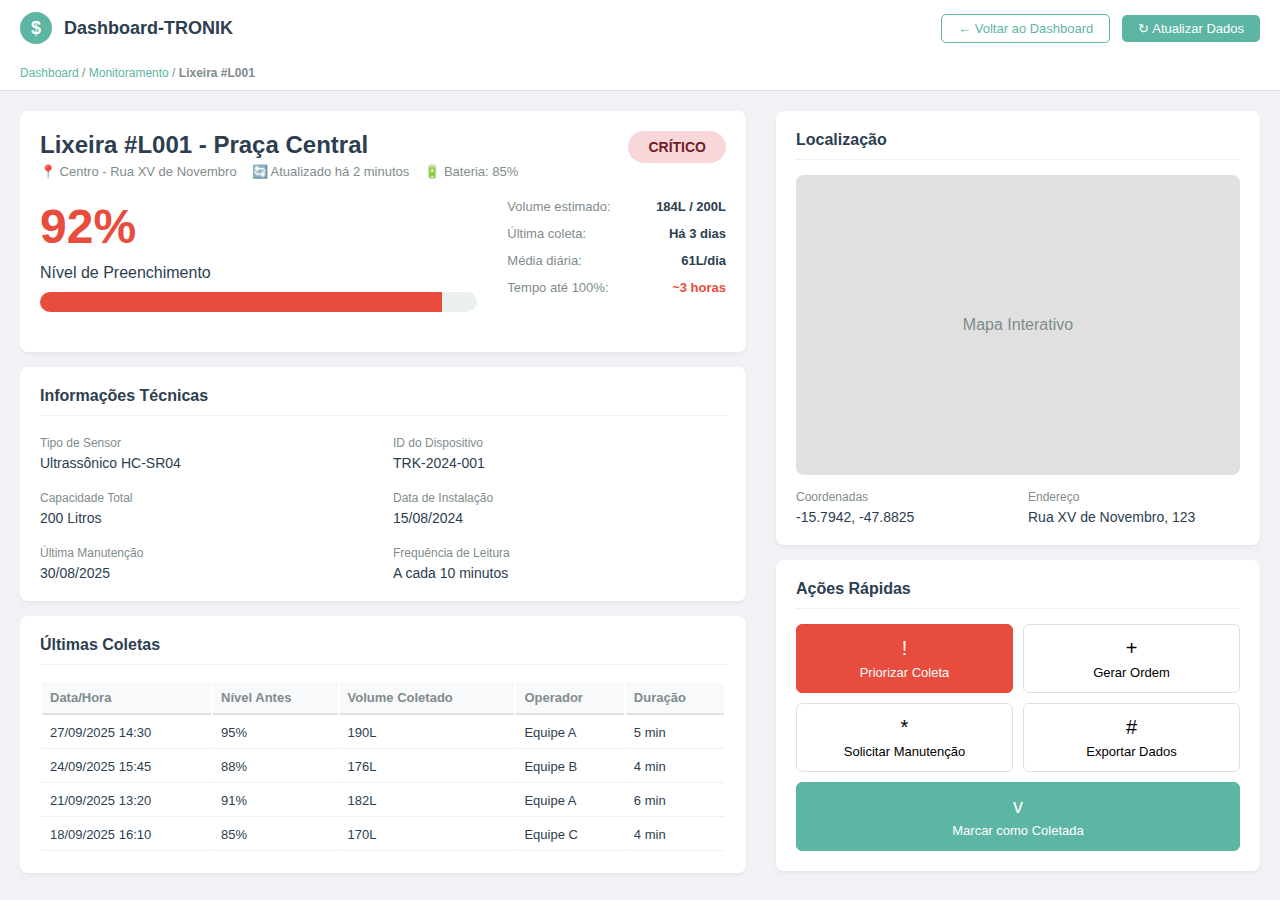
<file: teste/mockup-detalhes.html>
<!DOCTYPE html>
<html lang="pt-BR">
<head>
    <meta charset="UTF-8">
    <meta name="viewport" content="width=device-width, initial-scale=1.0">
    <title>Dashboard-TRONIK - Detalhe Lixeira #L001</title>
    <style>
        * {
            margin: 0;
            padding: 0;
            box-sizing: border-box;
        }
        
        body {
            font-family: -apple-system, BlinkMacSystemFont, 'Segoe UI', Roboto, Oxygen, Ubuntu, sans-serif;
            background: #f0f2f5;
            color: #2C3E50;
            height: 100vh;
            overflow: hidden;
            display: flex;
            flex-direction: column;
        }
        
        /* Header */
        .header {
            background: white;
            box-shadow: 0 2px 4px rgba(0,0,0,0.1);
            padding: 12px 20px;
            flex-shrink: 0;
        }
        
        .header-content {
            display: flex;
            justify-content: space-between;
            align-items: center;
            max-width: 100%;
        }
        
        .logo-section {
            display: flex;
            align-items: center;
            gap: 12px;
        }
        
        .logo {
            width: 32px;
            height: 32px;
            background: #5DB5A4;
            border-radius: 50%;
            display: flex;
            align-items: center;
            justify-content: center;
            color: white;
            font-size: 18px;
            font-weight: bold;
        }
        
        .logo::before {
            content: "$";
        }
        
        .logo-text {
            font-size: 18px;
            font-weight: 600;
            color: #2C3E50;
        }
        
        .header-actions {
            display: flex;
            gap: 12px;
            align-items: center;
        }
        
        .btn-voltar {
            padding: 6px 16px;
            background: white;
            color: #5DB5A4;
            border: 1px solid #5DB5A4;
            border-radius: 5px;
            cursor: pointer;
            font-weight: 500;
            font-size: 13px;
            display: flex;
            align-items: center;
            gap: 6px;
        }
        
        .btn-voltar:hover {
            background: #f0faf8;
        }
        
        .btn-primary {
            padding: 6px 16px;
            background: #5DB5A4;
            color: white;
            border: none;
            border-radius: 5px;
            cursor: pointer;
            font-weight: 500;
            font-size: 13px;
        }
        
        .btn-primary:hover {
            background: #4A9B8E;
        }
        
        /* Breadcrumb */
        .breadcrumb {
            padding: 10px 20px;
            background: white;
            border-bottom: 1px solid #e0e0e0;
            font-size: 12px;
            color: #7f8c8d;
        }
        
        .breadcrumb a {
            color: #5DB5A4;
            text-decoration: none;
        }
        
        .breadcrumb a:hover {
            text-decoration: underline;
        }
        
        /* Main Container */
        .main-container {
            display: flex;
            flex: 1;
            overflow: hidden;
            gap: 20px;
            padding: 20px;
            height: calc(100vh - 100px);
        }
        
        /* Left Panel - Details */
        .left-panel {
            flex: 1.5;
            display: flex;
            flex-direction: column;
            gap: 15px;
            overflow-y: auto;
            padding-right: 10px;
        }
        
        /* Right Panel - Map/Actions */
        .right-panel {
            flex: 1;
            display: flex;
            flex-direction: column;
            gap: 15px;
        }
        
        /* Card Base */
        .card {
            background: white;
            border-radius: 8px;
            box-shadow: 0 2px 4px rgba(0,0,0,0.05);
            padding: 20px;
        }
        
        .card-header {
            font-size: 16px;
            font-weight: 600;
            color: #2C3E50;
            margin-bottom: 15px;
            padding-bottom: 10px;
            border-bottom: 1px solid #f0f0f0;
        }
        
        /* Status Card */
        .status-header {
            display: flex;
            justify-content: space-between;
            align-items: start;
            margin-bottom: 20px;
        }
        
        .lixeira-info h1 {
            font-size: 24px;
            color: #2C3E50;
            margin-bottom: 5px;
        }
        
        .lixeira-meta {
            display: flex;
            gap: 15px;
            font-size: 13px;
            color: #7f8c8d;
        }
        
        .status-badge-large {
            padding: 8px 20px;
            border-radius: 20px;
            font-size: 14px;
            font-weight: 600;
            text-transform: uppercase;
        }
        
        .status-critical {
            background: #f8d7da;
            color: #721c24;
        }
        
        /* Level Display */
        .level-display {
            display: grid;
            grid-template-columns: 2fr 1fr;
            gap: 30px;
            margin: 20px 0;
        }
        
        .level-visual {
            display: flex;
            flex-direction: column;
            gap: 10px;
        }
        
        .level-percentage-large {
            font-size: 48px;
            font-weight: 700;
            color: #e74c3c;
        }
        
        .level-bar-container {
            width: 100%;
            height: 20px;
            background: #ecf0f1;
            border-radius: 10px;
            overflow: hidden;
        }
        
        .level-fill-large {
            height: 100%;
            background: #e74c3c;
            transition: width 0.3s;
        }
        
        .level-stats {
            display: flex;
            flex-direction: column;
            gap: 12px;
        }
        
        .stat-row {
            display: flex;
            justify-content: space-between;
            font-size: 13px;
        }
        
        .stat-label {
            color: #7f8c8d;
        }
        
        .stat-value {
            font-weight: 600;
            color: #2C3E50;
        }
        
        /* Info Grid */
        .info-grid {
            display: grid;
            grid-template-columns: repeat(2, 1fr);
            gap: 20px;
            margin-top: 20px;
        }
        
        .info-item {
            display: flex;
            flex-direction: column;
            gap: 5px;
        }
        
        .info-label {
            font-size: 12px;
            color: #7f8c8d;
        }
        
        .info-value {
            font-size: 14px;
            font-weight: 500;
            color: #2C3E50;
        }
        
        /* Graph Placeholder */
        .graph-container {
            height: 200px;
            background: linear-gradient(135deg, #5DB5A4 0%, #4A9B8E 100%);
            border-radius: 8px;
            display: flex;
            align-items: center;
            justify-content: center;
            color: white;
            font-size: 16px;
            margin-top: 15px;
        }
        
        /* Map Placeholder */
        .map-container {
            flex: 1;
            background: #e0e0e0;
            border-radius: 8px;
            display: flex;
            align-items: center;
            justify-content: center;
            color: #7f8c8d;
            font-size: 16px;
            min-height: 300px;
        }
        
        /* Actions */
        .actions-grid {
            display: grid;
            grid-template-columns: repeat(2, 1fr);
            gap: 10px;
        }
        
        .action-btn {
            padding: 12px;
            border: 1px solid #e0e0e0;
            background: white;
            border-radius: 6px;
            cursor: pointer;
            transition: all 0.2s;
            text-align: center;
        }
        
        .action-btn:hover {
            background: #f8f9fa;
            transform: translateY(-1px);
        }
        
        .action-btn.primary {
            background: #5DB5A4;
            color: white;
            border-color: #5DB5A4;
        }
        
        .action-btn.primary:hover {
            background: #4A9B8E;
        }
        
        .action-btn.danger {
            background: #e74c3c;
            color: white;
            border-color: #e74c3c;
        }
        
        .action-btn.danger:hover {
            background: #c0392b;
        }
        
        .action-icon {
            font-size: 20px;
            margin-bottom: 5px;
        }
        
        .action-label {
            font-size: 13px;
            font-weight: 500;
        }
        
        /* History Table */
        .history-table {
            width: 100%;
            font-size: 13px;
        }
        
        .history-table th {
            text-align: left;
            padding: 8px;
            background: #f8f9fa;
            border-bottom: 2px solid #e0e0e0;
            font-weight: 600;
            color: #7f8c8d;
        }
        
        .history-table td {
            padding: 8px;
            border-bottom: 1px solid #f0f0f0;
        }
        
        .history-table tr:hover {
            background: #f8f9fa;
        }
    </style>
</head>
<body>
    <!-- Header -->
    <header class="header">
        <div class="header-content">
            <div class="logo-section">
                <div class="logo"></div>
                <h1 class="logo-text">Dashboard-TRONIK</h1>
            </div>
            <div class="header-actions">
                <button class="btn-voltar">
                    ← Voltar ao Dashboard
                </button>
                <button class="btn-primary">
                    ↻ Atualizar Dados
                </button>
            </div>
        </div>
    </header>

    <!-- Breadcrumb -->
    <div class="breadcrumb">
        <a href="#">Dashboard</a> / <a href="#">Monitoramento</a> / <strong>Lixeira #L001</strong>
    </div>

    <!-- Main Container -->
    <div class="main-container">
        <!-- Left Panel -->
        <div class="left-panel">
            <!-- Status Card -->
            <div class="card">
                <div class="status-header">
                    <div class="lixeira-info">
                        <h1>Lixeira #L001 - Praça Central</h1>
                        <div class="lixeira-meta">
                            <span>📍 Centro - Rua XV de Novembro</span>
                            <span>🔄 Atualizado há 2 minutos</span>
                            <span>🔋 Bateria: 85%</span>
                        </div>
                    </div>
                    <span class="status-badge-large status-critical">CRÍTICO</span>
                </div>

                <div class="level-display">
                    <div class="level-visual">
                        <div class="level-percentage-large">92%</div>
                        <div>Nível de Preenchimento</div>
                        <div class="level-bar-container">
                            <div class="level-fill-large" style="width: 92%"></div>
                        </div>
                    </div>
                    <div class="level-stats">
                        <div class="stat-row">
                            <span class="stat-label">Volume estimado:</span>
                            <span class="stat-value">184L / 200L</span>
                        </div>
                        <div class="stat-row">
                            <span class="stat-label">Última coleta:</span>
                            <span class="stat-value">Há 3 dias</span>
                        </div>
                        <div class="stat-row">
                            <span class="stat-label">Média diária:</span>
                            <span class="stat-value">61L/dia</span>
                        </div>
                        <div class="stat-row">
                            <span class="stat-label">Tempo até 100%:</span>
                            <span class="stat-value" style="color: #e74c3c;">~3 horas</span>
                        </div>
                    </div>
                </div>
            </div>

            <!-- Informações Técnicas -->
            <div class="card">
                <h3 class="card-header">Informações Técnicas</h3>
                <div class="info-grid">
                    <div class="info-item">
                        <span class="info-label">Tipo de Sensor</span>
                        <span class="info-value">Ultrassônico HC-SR04</span>
                    </div>
                    <div class="info-item">
                        <span class="info-label">ID do Dispositivo</span>
                        <span class="info-value">TRK-2024-001</span>
                    </div>
                    <div class="info-item">
                        <span class="info-label">Capacidade Total</span>
                        <span class="info-value">200 Litros</span>
                    </div>
                    <div class="info-item">
                        <span class="info-label">Data de Instalação</span>
                        <span class="info-value">15/08/2024</span>
                    </div>
                    <div class="info-item">
                        <span class="info-label">Última Manutenção</span>
                        <span class="info-value">30/08/2025</span>
                    </div>
                    <div class="info-item">
                        <span class="info-label">Frequência de Leitura</span>
                        <span class="info-value">A cada 10 minutos</span>
                    </div>
                </div>
            </div>

            <!-- Histórico de Coletas -->
            <div class="card">
                <h3 class="card-header">Últimas Coletas</h3>
                <table class="history-table">
                    <thead>
                        <tr>
                            <th>Data/Hora</th>
                            <th>Nível Antes</th>
                            <th>Volume Coletado</th>
                            <th>Operador</th>
                            <th>Duração</th>
                        </tr>
                    </thead>
                    <tbody>
                        <tr>
                            <td>27/09/2025 14:30</td>
                            <td>95%</td>
                            <td>190L</td>
                            <td>Equipe A</td>
                            <td>5 min</td>
                        </tr>
                        <tr>
                            <td>24/09/2025 15:45</td>
                            <td>88%</td>
                            <td>176L</td>
                            <td>Equipe B</td>
                            <td>4 min</td>
                        </tr>
                        <tr>
                            <td>21/09/2025 13:20</td>
                            <td>91%</td>
                            <td>182L</td>
                            <td>Equipe A</td>
                            <td>6 min</td>
                        </tr>
                        <tr>
                            <td>18/09/2025 16:10</td>
                            <td>85%</td>
                            <td>170L</td>
                            <td>Equipe C</td>
                            <td>4 min</td>
                        </tr>
                    </tbody>
                </table>
            </div>
        </div>

        <!-- Right Panel -->
        <div class="right-panel">
            <!-- Localização -->
            <div class="card">
                <h3 class="card-header">Localização</h3>
                <div class="map-container">
                    Mapa Interativo
                </div>
                <div class="info-grid" style="margin-top: 15px;">
                    <div class="info-item">
                        <span class="info-label">Coordenadas</span>
                        <span class="info-value">-15.7942, -47.8825</span>
                    </div>
                    <div class="info-item">
                        <span class="info-label">Endereço</span>
                        <span class="info-value">Rua XV de Novembro, 123</span>
                    </div>
                </div>
            </div>

            <!-- Ações Rápidas -->
            <div class="card">
                <h3 class="card-header">Ações Rápidas</h3>
                <div class="actions-grid">
                    <button class="action-btn danger">
                        <div class="action-icon">!</div>
                        <div class="action-label">Priorizar Coleta</div>
                    </button>
                    <button class="action-btn">
                        <div class="action-icon">+</div>
                        <div class="action-label">Gerar Ordem</div>
                    </button>
                    <button class="action-btn">
                        <div class="action-icon">*</div>
                        <div class="action-label">Solicitar Manutenção</div>
                    </button>
                    <button class="action-btn">
                        <div class="action-icon">#</div>
                        <div class="action-label">Exportar Dados</div>
                    </button>
                    <button class="action-btn primary" style="grid-column: span 2;">
                        <div class="action-icon">v</div>
                        <div class="action-label">Marcar como Coletada</div>
                    </button>
                </div>
            </div>

            
            </div>
        </div>
    </div>
</body>
</html>
</file>
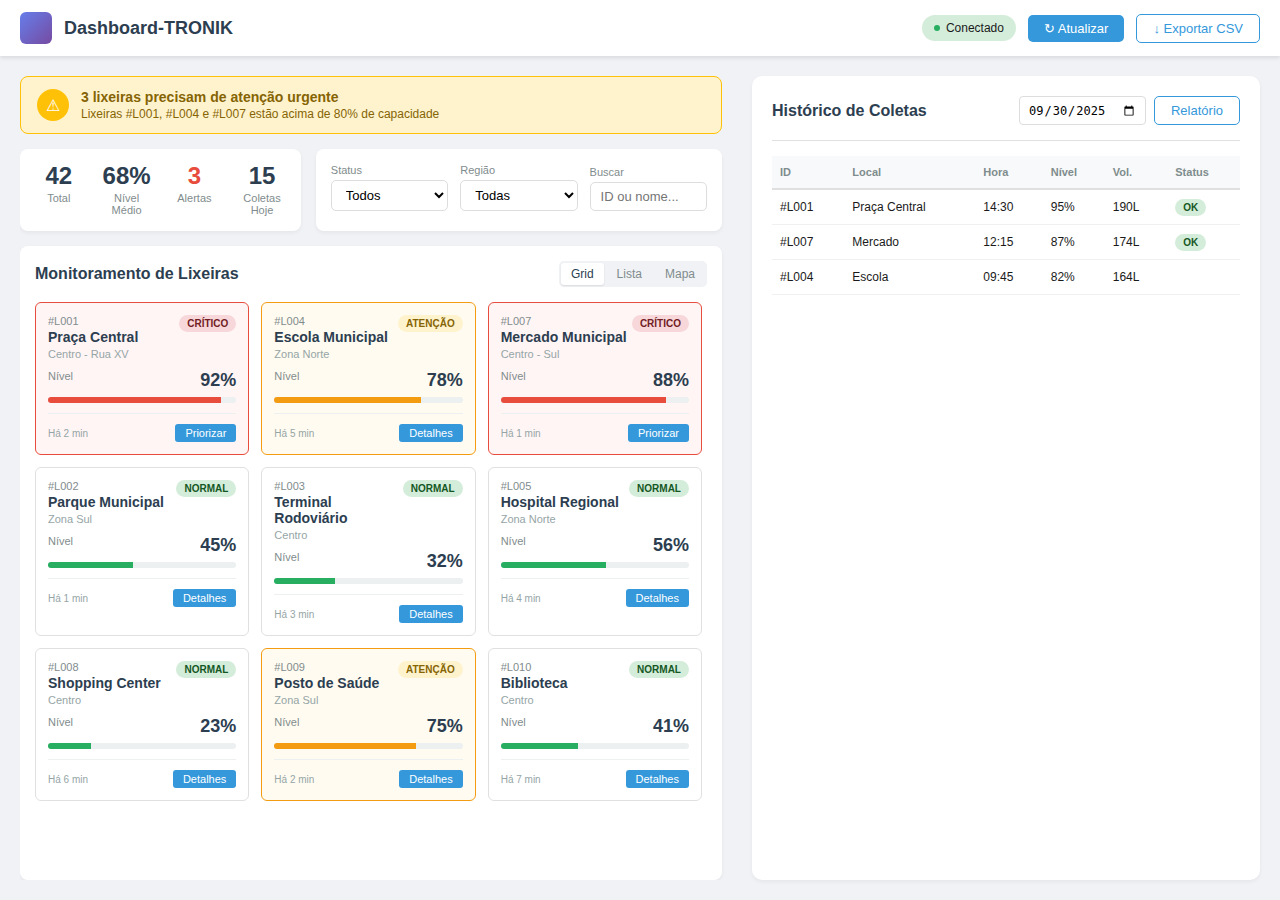
<file: teste/mockup-main.html>
<!DOCTYPE html>
<html lang="pt-BR">
<head>
    <meta charset="UTF-8">
    <meta name="viewport" content="width=device-width, initial-scale=1.0">
    <title>Dashboard-TRONIK - Layout Horizontal</title>
    <style>
        * {
            margin: 0;
            padding: 0;
            box-sizing: border-box;
        }
        
        body {
            font-family: -apple-system, BlinkMacSystemFont, 'Segoe UI', Roboto, Oxygen, Ubuntu, sans-serif;
            background: #f0f2f5;
            color: #1a1a1a;
            height: 100vh;
            overflow: hidden;
            display: flex;
            flex-direction: column;
        }
        
        /* Header */
        .header {
            background: white;
            box-shadow: 0 2px 4px rgba(0,0,0,0.1);
            padding: 12px 20px;
            flex-shrink: 0;
        }
        
        .header-content {
            display: flex;
            justify-content: space-between;
            align-items: center;
            max-width: 100%;
        }
        
        .logo-section {
            display: flex;
            align-items: center;
            gap: 12px;
        }
        
        .logo {
            width: 32px;
            height: 32px;
            background: linear-gradient(135deg, #667eea 0%, #764ba2 100%);
            border-radius: 6px;
        }
        
        .logo-text {
            font-size: 18px;
            font-weight: 600;
            color: #2c3e50;
        }
        
        .header-actions {
            display: flex;
            gap: 12px;
            align-items: center;
        }
        
        .btn-atualizar {
            padding: 6px 16px;
            background: #3498db;
            color: white;
            border: none;
            border-radius: 5px;
            cursor: pointer;
            font-weight: 500;
            font-size: 13px;
            display: flex;
            align-items: center;
            gap: 6px;
        }
        
        .btn-atualizar:hover {
            background: #2980b9;
        }
        
        .btn-exportar {
            padding: 6px 16px;
            background: white;
            color: #3498db;
            border: 1px solid #3498db;
            border-radius: 5px;
            cursor: pointer;
            font-weight: 500;
            font-size: 13px;
        }
        
        .btn-exportar:hover {
            background: #f0f8ff;
        }
        
        .status-indicator {
            display: flex;
            align-items: center;
            gap: 6px;
            padding: 6px 12px;
            background: #d4edda;
            border-radius: 20px;
            font-size: 12px;
        }
        
        .status-dot {
            width: 6px;
            height: 6px;
            background: #27ae60;
            border-radius: 50%;
            animation: pulse 2s infinite;
        }
        
        @keyframes pulse {
            0%, 100% { opacity: 1; }
            50% { opacity: 0.5; }
        }
        
        /* Main Layout */
        .main-container {
            display: flex;
            flex: 1;
            overflow: hidden;
            gap: 20px;
            padding: 20px;
            height: calc(100vh - 56px);
        }
        
        /* Left Side - Dashboard */
        .left-panel {
            flex: 1.5;
            display: flex;
            flex-direction: column;
            gap: 15px;
            overflow-y: auto;
            padding-right: 10px;
        }
        
        /* Right Side - History */
        .right-panel {
            flex: 1;
            background: white;
            border-radius: 10px;
            box-shadow: 0 2px 4px rgba(0,0,0,0.05);
            padding: 20px;
            overflow-y: auto;
        }
        
        /* Alerts Bar */
        .alerts-bar {
            background: #fff3cd;
            border: 1px solid #ffc107;
            border-radius: 8px;
            padding: 12px 16px;
            display: flex;
            align-items: center;
            gap: 12px;
            flex-shrink: 0;
        }
        
        .alert-icon {
            width: 32px;
            height: 32px;
            background: #ffc107;
            border-radius: 50%;
            display: flex;
            align-items: center;
            justify-content: center;
            color: white;
            font-size: 16px;
            flex-shrink: 0;
        }
        
        .alert-content {
            flex: 1;
        }
        
        .alert-title {
            font-weight: 600;
            color: #856404;
            font-size: 14px;
            margin-bottom: 2px;
        }
        
        .alert-message {
            font-size: 12px;
            color: #856404;
        }
        
        /* Stats and Filters Row */
        .controls-row {
            display: flex;
            gap: 15px;
            flex-shrink: 0;
        }
        
        .stats-card {
            background: white;
            padding: 15px;
            border-radius: 8px;
            box-shadow: 0 2px 4px rgba(0,0,0,0.05);
            flex: 1;
        }
        
        .stats-grid {
            display: grid;
            grid-template-columns: repeat(4, 1fr);
            gap: 20px;
        }
        
        .stat-item {
            text-align: center;
        }
        
        .stat-value {
            font-size: 24px;
            font-weight: 700;
            color: #2c3e50;
            line-height: 1;
        }
        
        .stat-value.alert {
            color: #e74c3c;
        }
        
        .stat-label {
            font-size: 11px;
            color: #7f8c8d;
            margin-top: 4px;
        }
        
        .filters-card {
            background: white;
            padding: 15px;
            border-radius: 8px;
            box-shadow: 0 2px 4px rgba(0,0,0,0.05);
            flex: 1.5;
        }
        
        .filters-row {
            display: flex;
            gap: 12px;
            align-items: flex-end;
        }
        
        .filter-group {
            flex: 1;
        }
        
        .filter-label {
            font-size: 11px;
            color: #7f8c8d;
            margin-bottom: 4px;
        }
        
        .filter-select, .filter-input {
            width: 100%;
            padding: 6px 10px;
            border: 1px solid #ddd;
            border-radius: 5px;
            background: white;
            font-size: 13px;
        }
        
        /* Bins Grid */
        .bins-section {
            background: white;
            padding: 15px;
            border-radius: 8px;
            box-shadow: 0 2px 4px rgba(0,0,0,0.05);
            flex: 1;
            overflow: hidden;
            display: flex;
            flex-direction: column;
        }
        
        .bins-header {
            display: flex;
            justify-content: space-between;
            align-items: center;
            margin-bottom: 15px;
        }
        
        .bins-title {
            font-size: 16px;
            font-weight: 600;
            color: #2c3e50;
        }
        
        .view-toggle {
            display: flex;
            gap: 3px;
            background: #f0f2f5;
            padding: 2px;
            border-radius: 5px;
        }
        
        .view-btn {
            padding: 4px 10px;
            background: transparent;
            border: none;
            border-radius: 3px;
            cursor: pointer;
            font-size: 12px;
            color: #7f8c8d;
        }
        
        .view-btn.active {
            background: white;
            color: #2c3e50;
            box-shadow: 0 1px 2px rgba(0,0,0,0.1);
        }
        
        .bins-grid {
            display: grid;
            grid-template-columns: repeat(3, 1fr);
            gap: 12px;
            overflow-y: auto;
            padding-right: 5px;
        }
        
        .bin-card {
            border: 1px solid #e0e0e0;
            border-radius: 6px;
            padding: 12px;
            transition: all 0.3s;
            cursor: pointer;
            position: relative;
        }
        
        .bin-card:hover {
            transform: translateY(-2px);
            box-shadow: 0 4px 8px rgba(0,0,0,0.1);
        }
        
        .bin-card.alert {
            border-color: #e74c3c;
            background: #fff5f5;
        }
        
        .bin-card.warning {
            border-color: #f39c12;
            background: #fffbf0;
        }
        
        .bin-header {
            display: flex;
            justify-content: space-between;
            align-items: start;
            margin-bottom: 10px;
        }
        
        .bin-info {
            flex: 1;
        }
        
        .bin-id {
            font-size: 11px;
            color: #7f8c8d;
        }
        
        .bin-name {
            font-size: 14px;
            font-weight: 600;
            color: #2c3e50;
            margin-top: 2px;
        }
        
        .bin-location {
            font-size: 11px;
            color: #95a5a6;
            margin-top: 3px;
        }
        
        .bin-status-badge {
            padding: 3px 8px;
            border-radius: 12px;
            font-size: 10px;
            font-weight: 600;
            text-transform: uppercase;
        }
        
        .status-ok {
            background: #d4edda;
            color: #155724;
        }
        
        .status-warning {
            background: #fff3cd;
            color: #856404;
        }
        
        .status-alert {
            background: #f8d7da;
            color: #721c24;
        }
        
        .bin-level {
            margin: 10px 0;
        }
        
        .level-label {
            display: flex;
            justify-content: space-between;
            font-size: 11px;
            color: #7f8c8d;
            margin-bottom: 6px;
        }
        
        .level-percentage {
            font-size: 18px;
            font-weight: 700;
            color: #2c3e50;
        }
        
        .level-bar {
            width: 100%;
            height: 6px;
            background: #ecf0f1;
            border-radius: 3px;
            overflow: hidden;
        }
        
        .level-fill {
            height: 100%;
            background: #27ae60;
            transition: width 0.3s, background 0.3s;
        }
        
        .level-fill.warning {
            background: #f39c12;
        }
        
        .level-fill.alert {
            background: #e74c3c;
        }
        
        .bin-footer {
            display: flex;
            justify-content: space-between;
            align-items: center;
            margin-top: 10px;
            padding-top: 10px;
            border-top: 1px solid #ecf0f1;
        }
        
        .bin-update {
            font-size: 10px;
            color: #95a5a6;
        }
        
        .bin-action {
            padding: 3px 10px;
            background: #3498db;
            color: white;
            border: none;
            border-radius: 3px;
            font-size: 11px;
            cursor: pointer;
        }
        
        .bin-action:hover {
            background: #2980b9;
        }
        
        /* History Table */
        .history-header {
            display: flex;
            justify-content: space-between;
            align-items: center;
            margin-bottom: 15px;
            padding-bottom: 15px;
            border-bottom: 1px solid #e0e0e0;
        }
        
        .history-title {
            font-size: 16px;
            font-weight: 600;
            color: #2c3e50;
        }
        
        .history-filter {
            display: flex;
            gap: 8px;
        }
        
        .date-input {
            padding: 4px 8px;
            border: 1px solid #ddd;
            border-radius: 4px;
            font-size: 12px;
        }
        
        table {
            width: 100%;
            border-collapse: collapse;
        }
        
        th {
            text-align: left;
            padding: 10px 8px;
            background: #f8f9fa;
            border-bottom: 2px solid #e0e0e0;
            font-size: 11px;
            font-weight: 600;
            color: #7f8c8d;
        }
        
        td {
            padding: 10px 8px;
            border-bottom: 1px solid #f0f0f0;
            font-size: 12px;
        }
        
        tr:hover {
            background: #f8f9fa;
        }
        
        .table-scroll {
            overflow-y: auto;
            max-height: calc(100vh - 250px);
        }
        
        /* Scrollbar personalizada */
        ::-webkit-scrollbar {
            width: 6px;
            height: 6px;
        }
        
        ::-webkit-scrollbar-track {
            background: #f1f1f1;
            border-radius: 3px;
        }
        
        ::-webkit-scrollbar-thumb {
            background: #888;
            border-radius: 3px;
        }
        
        ::-webkit-scrollbar-thumb:hover {
            background: #555;
        }
    </style>
</head>
<body>
    <!-- Header -->
    <header class="header">
        <div class="header-content">
            <div class="logo-section">
                <div class="logo"></div>
                <h1 class="logo-text">Dashboard-TRONIK</h1>
            </div>
            <div class="header-actions">
                <div class="status-indicator">
                    <div class="status-dot"></div>
                    <span>Conectado</span>
                </div>
                <button class="btn-atualizar">
                    ↻ Atualizar
                </button>
                <button class="btn-exportar">
                    ↓ Exportar CSV
                </button>
            </div>
        </div>
    </header>

    <!-- Main Container -->
    <div class="main-container">
        <!-- Left Panel - Dashboard -->
        <div class="left-panel">
            <!-- Alerts -->
            <div class="alerts-bar">
                <div class="alert-icon">⚠</div>
                <div class="alert-content">
                    <div class="alert-title">3 lixeiras precisam de atenção urgente</div>
                    <div class="alert-message">Lixeiras #L001, #L004 e #L007 estão acima de 80% de capacidade</div>
                </div>
            </div>

            <!-- Stats and Filters -->
            <div class="controls-row">
                <!-- Stats -->
                <div class="stats-card">
                    <div class="stats-grid">
                        <div class="stat-item">
                            <div class="stat-value">42</div>
                            <div class="stat-label">Total</div>
                        </div>
                        <div class="stat-item">
                            <div class="stat-value">68%</div>
                            <div class="stat-label">Nível Médio</div>
                        </div>
                        <div class="stat-item">
                            <div class="stat-value alert">3</div>
                            <div class="stat-label">Alertas</div>
                        </div>
                        <div class="stat-item">
                            <div class="stat-value">15</div>
                            <div class="stat-label">Coletas Hoje</div>
                        </div>
                    </div>
                </div>
                
                <!-- Filters -->
                <div class="filters-card">
                    <div class="filters-row">
                        <div class="filter-group">
                            <div class="filter-label">Status</div>
                            <select class="filter-select">
                                <option>Todos</option>
                                <option>Normal</option>
                                <option>Atenção</option>
                                <option>Crítico</option>
                            </select>
                        </div>
                        <div class="filter-group">
                            <div class="filter-label">Região</div>
                            <select class="filter-select">
                                <option>Todas</option>
                                <option>Centro</option>
                                <option>Zona Norte</option>
                                <option>Zona Sul</option>
                            </select>
                        </div>
                        <div class="filter-group">
                            <div class="filter-label">Buscar</div>
                            <input type="text" class="filter-input" placeholder="ID ou nome...">
                        </div>
                    </div>
                </div>
            </div>

            <!-- Bins Grid -->
            <div class="bins-section">
                <div class="bins-header">
                    <h2 class="bins-title">Monitoramento de Lixeiras</h2>
                    <div class="view-toggle">
                        <button class="view-btn active">Grid</button>
                        <button class="view-btn">Lista</button>
                        <button class="view-btn">Mapa</button>
                    </div>
                </div>
                
                <div class="bins-grid">
                    <!-- Lixeira Crítica -->
                    <div class="bin-card alert">
                        <div class="bin-header">
                            <div class="bin-info">
                                <div class="bin-id">#L001</div>
                                <div class="bin-name">Praça Central</div>
                                <div class="bin-location">Centro - Rua XV</div>
                            </div>
                            <span class="bin-status-badge status-alert">Crítico</span>
                        </div>
                        <div class="bin-level">
                            <div class="level-label">
                                <span>Nível</span>
                                <span class="level-percentage">92%</span>
                            </div>
                            <div class="level-bar">
                                <div class="level-fill alert" style="width: 92%"></div>
                            </div>
                        </div>
                        <div class="bin-footer">
                            <span class="bin-update">Há 2 min</span>
                            <button class="bin-action">Priorizar</button>
                        </div>
                    </div>

                    <!-- Lixeira Alerta -->
                    <div class="bin-card warning">
                        <div class="bin-header">
                            <div class="bin-info">
                                <div class="bin-id">#L004</div>
                                <div class="bin-name">Escola Municipal</div>
                                <div class="bin-location">Zona Norte</div>
                            </div>
                            <span class="bin-status-badge status-warning">Atenção</span>
                        </div>
                        <div class="bin-level">
                            <div class="level-label">
                                <span>Nível</span>
                                <span class="level-percentage">78%</span>
                            </div>
                            <div class="level-bar">
                                <div class="level-fill warning" style="width: 78%"></div>
                            </div>
                        </div>
                        <div class="bin-footer">
                            <span class="bin-update">Há 5 min</span>
                            <button class="bin-action">Detalhes</button>
                        </div>
                    </div>

                    <!-- Lixeira Crítica -->
                    <div class="bin-card alert">
                        <div class="bin-header">
                            <div class="bin-info">
                                <div class="bin-id">#L007</div>
                                <div class="bin-name">Mercado Municipal</div>
                                <div class="bin-location">Centro - Sul</div>
                            </div>
                            <span class="bin-status-badge status-alert">Crítico</span>
                        </div>
                        <div class="bin-level">
                            <div class="level-label">
                                <span>Nível</span>
                                <span class="level-percentage">88%</span>
                            </div>
                            <div class="level-bar">
                                <div class="level-fill alert" style="width: 88%"></div>
                            </div>
                        </div>
                        <div class="bin-footer">
                            <span class="bin-update">Há 1 min</span>
                            <button class="bin-action">Priorizar</button>
                        </div>
                    </div>

                    <!-- Lixeiras Normais -->
                    <div class="bin-card">
                        <div class="bin-header">
                            <div class="bin-info">
                                <div class="bin-id">#L002</div>
                                <div class="bin-name">Parque Municipal</div>
                                <div class="bin-location">Zona Sul</div>
                            </div>
                            <span class="bin-status-badge status-ok">Normal</span>
                        </div>
                        <div class="bin-level">
                            <div class="level-label">
                                <span>Nível</span>
                                <span class="level-percentage">45%</span>
                            </div>
                            <div class="level-bar">
                                <div class="level-fill" style="width: 45%"></div>
                            </div>
                        </div>
                        <div class="bin-footer">
                            <span class="bin-update">Há 1 min</span>
                            <button class="bin-action">Detalhes</button>
                        </div>
                    </div>

                    <div class="bin-card">
                        <div class="bin-header">
                            <div class="bin-info">
                                <div class="bin-id">#L003</div>
                                <div class="bin-name">Terminal Rodoviário</div>
                                <div class="bin-location">Centro</div>
                            </div>
                            <span class="bin-status-badge status-ok">Normal</span>
                        </div>
                        <div class="bin-level">
                            <div class="level-label">
                                <span>Nível</span>
                                <span class="level-percentage">32%</span>
                            </div>
                            <div class="level-bar">
                                <div class="level-fill" style="width: 32%"></div>
                            </div>
                        </div>
                        <div class="bin-footer">
                            <span class="bin-update">Há 3 min</span>
                            <button class="bin-action">Detalhes</button>
                        </div>
                    </div>

                    <div class="bin-card">
                        <div class="bin-header">
                            <div class="bin-info">
                                <div class="bin-id">#L005</div>
                                <div class="bin-name">Hospital Regional</div>
                                <div class="bin-location">Zona Norte</div>
                            </div>
                            <span class="bin-status-badge status-ok">Normal</span>
                        </div>
                        <div class="bin-level">
                            <div class="level-label">
                                <span>Nível</span>
                                <span class="level-percentage">56%</span>
                            </div>
                            <div class="level-bar">
                                <div class="level-fill" style="width: 56%"></div>
                            </div>
                        </div>
                        <div class="bin-footer">
                            <span class="bin-update">Há 4 min</span>
                            <button class="bin-action">Detalhes</button>
                        </div>
                    </div>

                    <div class="bin-card">
                        <div class="bin-header">
                            <div class="bin-info">
                                <div class="bin-id">#L008</div>
                                <div class="bin-name">Shopping Center</div>
                                <div class="bin-location">Centro</div>
                            </div>
                            <span class="bin-status-badge status-ok">Normal</span>
                        </div>
                        <div class="bin-level">
                            <div class="level-label">
                                <span>Nível</span>
                                <span class="level-percentage">23%</span>
                            </div>
                            <div class="level-bar">
                                <div class="level-fill" style="width: 23%"></div>
                            </div>
                        </div>
                        <div class="bin-footer">
                            <span class="bin-update">Há 6 min</span>
                            <button class="bin-action">Detalhes</button>
                        </div>
                    </div>

                    <div class="bin-card warning">
                        <div class="bin-header">
                            <div class="bin-info">
                                <div class="bin-id">#L009</div>
                                <div class="bin-name">Posto de Saúde</div>
                                <div class="bin-location">Zona Sul</div>
                            </div>
                            <span class="bin-status-badge status-warning">Atenção</span>
                        </div>
                        <div class="bin-level">
                            <div class="level-label">
                                <span>Nível</span>
                                <span class="level-percentage">75%</span>
                            </div>
                            <div class="level-bar">
                                <div class="level-fill warning" style="width: 75%"></div>
                            </div>
                        </div>
                        <div class="bin-footer">
                            <span class="bin-update">Há 2 min</span>
                            <button class="bin-action">Detalhes</button>
                        </div>
                    </div>

                    <div class="bin-card">
                        <div class="bin-header">
                            <div class="bin-info">
                                <div class="bin-id">#L010</div>
                                <div class="bin-name">Biblioteca</div>
                                <div class="bin-location">Centro</div>
                            </div>
                            <span class="bin-status-badge status-ok">Normal</span>
                        </div>
                        <div class="bin-level">
                            <div class="level-label">
                                <span>Nível</span>
                                <span class="level-percentage">41%</span>
                            </div>
                            <div class="level-bar">
                                <div class="level-fill" style="width: 41%"></div>
                            </div>
                        </div>
                        <div class="bin-footer">
                            <span class="bin-update">Há 7 min</span>
                            <button class="bin-action">Detalhes</button>
                        </div>
                    </div>
                </div>
            </div>
        </div>

        <!-- Right Panel - History -->
        <div class="right-panel">
            <div class="history-header">
                <h2 class="history-title">Histórico de Coletas</h2>
                <div class="history-filter">
                    <input type="date" class="date-input" value="2025-09-30">
                    <button class="btn-exportar">Relatório</button>
                </div>
            </div>
            
            <div class="table-scroll">
                <table>
                    <thead>
                        <tr>
                            <th>ID</th>
                            <th>Local</th>
                            <th>Hora</th>
                            <th>Nível</th>
                            <th>Vol.</th>
                            <th>Status</th>
                        </tr>
                    </thead>
                    <tbody>
                        <tr>
                            <td>#L001</td>
                            <td>Praça Central</td>
                            <td>14:30</td>
                            <td>95%</td>
                            <td>190L</td>
                            <td><span class="bin-status-badge status-ok">OK</span></td>
                        </tr>
                        <tr>
                            <td>#L007</td>
                            <td>Mercado</td>
                            <td>12:15</td>
                            <td>87%</td>
                            <td>174L</td>
                            <td><span class="bin-status-badge status-ok">OK</span></td>
                        </tr>
                        <tr>
                            <td>#L004</td>
                            <td>Escola</td>
                            <td>09:45</td>
                            <td>82%</td>
                            <td>164L</td>
                            <td><span class="bin-status-badge status
</file>
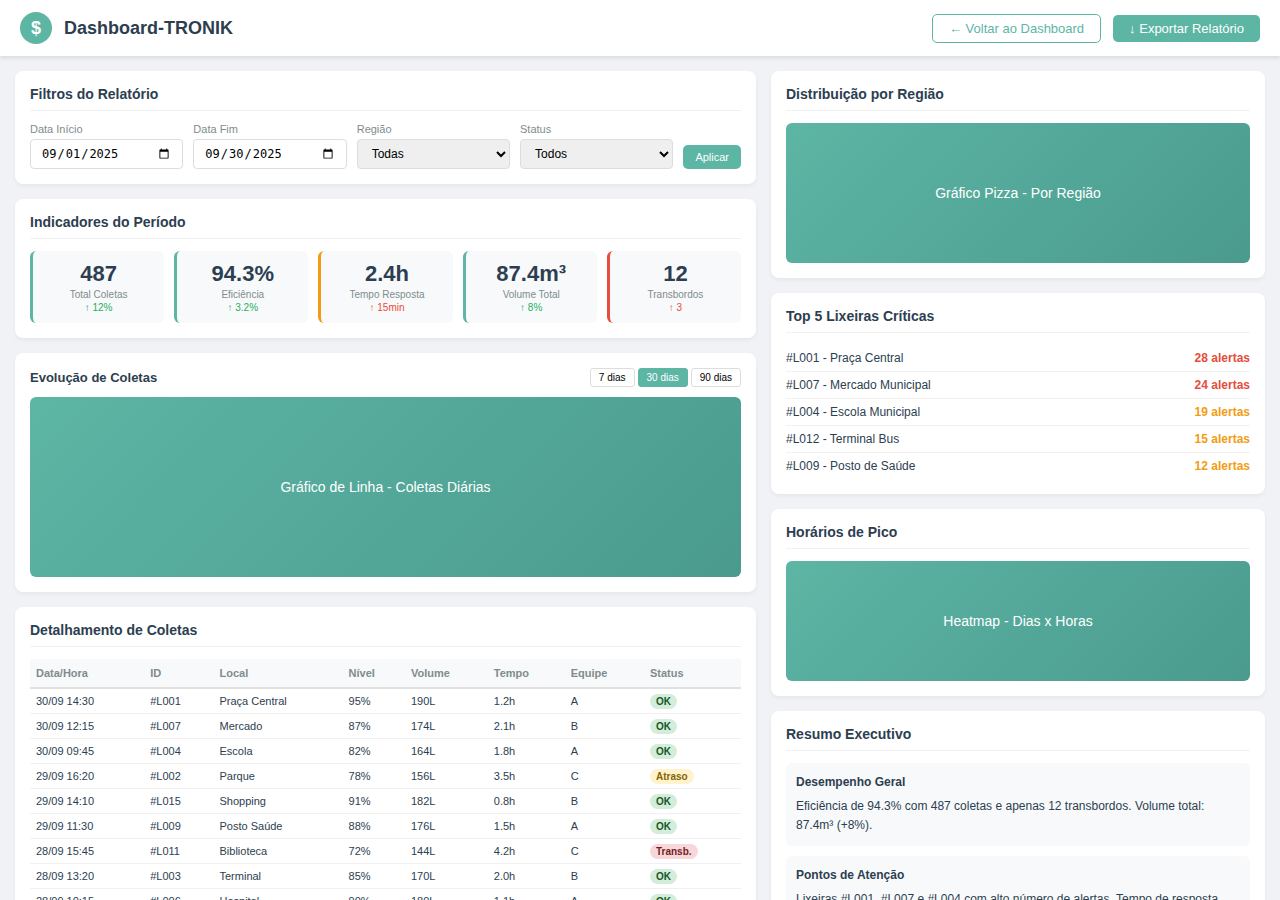
<file: teste/mockup-relatorio.html>
<!DOCTYPE html>
<html lang="pt-BR">
<head>
    <meta charset="UTF-8">
    <meta name="viewport" content="width=device-width, initial-scale=1.0">
    <title>Dashboard-TRONIK - Relatórios</title>
    <style>
        * {
            margin: 0;
            padding: 0;
            box-sizing: border-box;
        }
        
        body {
            font-family: -apple-system, BlinkMacSystemFont, 'Segoe UI', Roboto, Oxygen, Ubuntu, sans-serif;
            background: #f0f2f5;
            color: #2C3E50;
            height: 100vh;
            overflow: hidden;
            display: flex;
            flex-direction: column;
        }
        
        /* Header */
        .header {
            background: white;
            box-shadow: 0 2px 4px rgba(0,0,0,0.1);
            padding: 12px 20px;
            flex-shrink: 0;
        }
        
        .header-content {
            display: flex;
            justify-content: space-between;
            align-items: center;
        }
        
        .logo-section {
            display: flex;
            align-items: center;
            gap: 12px;
        }
        
        .logo {
            width: 32px;
            height: 32px;
            background: #5DB5A4;
            border-radius: 50%;
            display: flex;
            align-items: center;
            justify-content: center;
            color: white;
            font-size: 18px;
            font-weight: bold;
        }
        
        .logo::before {
            content: "$";
        }
        
        .logo-text {
            font-size: 18px;
            font-weight: 600;
            color: #2C3E50;
        }
        
        .header-actions {
            display: flex;
            gap: 12px;
            align-items: center;
        }
        
        .btn-voltar {
            padding: 6px 16px;
            background: white;
            color: #5DB5A4;
            border: 1px solid #5DB5A4;
            border-radius: 5px;
            cursor: pointer;
            font-weight: 500;
            font-size: 13px;
            display: flex;
            align-items: center;
            gap: 6px;
        }
        
        .btn-voltar:hover {
            background: #f0faf8;
        }
        
        .btn-primary {
            padding: 6px 16px;
            background: #5DB5A4;
            color: white;
            border: none;
            border-radius: 5px;
            cursor: pointer;
            font-weight: 500;
            font-size: 13px;
        }
        
        .btn-primary:hover {
            background: #4A9B8E;
        }
        
        /* Main Container */
        .main-container {
            display: flex;
            flex: 1;
            overflow: hidden;
            gap: 15px;
            padding: 15px;
            height: calc(100vh - 56px);
        }
        
        /* Left Panel */
        .left-panel {
            flex: 1.5;
            display: flex;
            flex-direction: column;
            gap: 15px;
        }
        
        /* Right Panel */
        .right-panel {
            flex: 1;
            display: flex;
            flex-direction: column;
            gap: 15px;
        }
        
        /* Card Base */
        .card {
            background: white;
            border-radius: 8px;
            box-shadow: 0 2px 4px rgba(0,0,0,0.05);
            padding: 15px;
        }
        
        .card-header {
            font-size: 14px;
            font-weight: 600;
            color: #2C3E50;
            margin-bottom: 12px;
            padding-bottom: 8px;
            border-bottom: 1px solid #f0f0f0;
        }
        
        /* Filters Compact */
        .filters-compact {
            display: flex;
            gap: 10px;
            align-items: end;
        }
        
        .filter-group {
            flex: 1;
        }
        
        .filter-label {
            font-size: 11px;
            color: #7f8c8d;
            margin-bottom: 4px;
        }
        
        .filter-input, .filter-select {
            width: 100%;
            padding: 6px 10px;
            border: 1px solid #ddd;
            border-radius: 4px;
            font-size: 12px;
        }
        
        /* KPI Cards */
        .kpi-grid {
            display: grid;
            grid-template-columns: repeat(5, 1fr);
            gap: 10px;
        }
        
        .kpi-card {
            text-align: center;
            padding: 10px;
            background: #f8f9fa;
            border-radius: 6px;
            border-left: 3px solid #5DB5A4;
        }
        
        .kpi-card.warning {
            border-left-color: #f39c12;
        }
        
        .kpi-card.danger {
            border-left-color: #e74c3c;
        }
        
        .kpi-value {
            font-size: 22px;
            font-weight: 700;
            color: #2C3E50;
        }
        
        .kpi-label {
            font-size: 10px;
            color: #7f8c8d;
            margin-top: 2px;
        }
        
        .kpi-change {
            font-size: 10px;
            color: #27ae60;
            margin-top: 2px;
        }
        
        .kpi-change.negative {
            color: #e74c3c;
        }
        
        /* Charts */
        .chart-placeholder {
            height: 180px;
            background: linear-gradient(135deg, #5DB5A4 0%, #4A9B8E 100%);
            border-radius: 6px;
            display: flex;
            align-items: center;
            justify-content: center;
            color: white;
            font-size: 14px;
        }
        
        /* Table Compact */
        .table-container {
            overflow-y: auto;
            max-height: 250px;
        }
        
        table {
            width: 100%;
            border-collapse: collapse;
            font-size: 11px;
        }
        
        th {
            position: sticky;
            top: 0;
            background: #f8f9fa;
            padding: 8px 6px;
            text-align: left;
            font-weight: 600;
            color: #7f8c8d;
            border-bottom: 2px solid #e0e0e0;
        }
        
        td {
            padding: 6px;
            border-bottom: 1px solid #f0f0f0;
        }
        
        tr:hover {
            background: #f8f9fa;
        }
        
        .badge {
            padding: 2px 6px;
            border-radius: 10px;
            font-size: 10px;
            font-weight: 600;
        }
        
        .badge.success {
            background: #d4edda;
            color: #155724;
        }
        
        .badge.warning {
            background: #fff3cd;
            color: #856404;
        }
        
        .badge.danger {
            background: #f8d7da;
            color: #721c24;
        }
        
        /* Top List */
        .top-list {
            font-size: 12px;
        }
        
        .top-item {
            display: flex;
            justify-content: space-between;
            padding: 6px 0;
            border-bottom: 1px solid #f0f0f0;
        }
        
        .top-item:last-child {
            border-bottom: none;
        }
        
        .top-name {
            color: #2C3E50;
        }
        
        .top-value {
            font-weight: 600;
            color: #e74c3c;
        }
        
        /* Summary Box */
        .summary-box {
            background: #f8f9fa;
            padding: 10px;
            border-radius: 6px;
            font-size: 12px;
            line-height: 1.6;
        }
        
        .summary-title {
            font-weight: 600;
            color: #2C3E50;
            margin-bottom: 5px;
        }
        
        /* Chart Options */
        .chart-header {
            display: flex;
            justify-content: space-between;
            align-items: center;
            margin-bottom: 10px;
        }
        
        .chart-title {
            font-size: 13px;
            font-weight: 600;
        }
        
        .chart-tabs {
            display: flex;
            gap: 3px;
        }
        
        .tab-btn {
            padding: 3px 8px;
            border: 1px solid #ddd;
            background: white;
            border-radius: 3px;
            font-size: 10px;
            cursor: pointer;
        }
        
        .tab-btn.active {
            background: #5DB5A4;
            color: white;
            border-color: #5DB5A4;
        }
    </style>
</head>
<body>
    <!-- Header -->
    <header class="header">
        <div class="header-content">
            <div class="logo-section">
                <div class="logo"></div>
                <h1 class="logo-text">Dashboard-TRONIK</h1>
            </div>
            <div class="header-actions">
                <button class="btn-voltar">
                    ← Voltar ao Dashboard
                </button>
                <button class="btn-primary">
                    ↓ Exportar Relatório
                </button>
            </div>
        </div>
    </header>

    <!-- Main Container -->
    <div class="main-container">
        <!-- Left Panel -->
        <div class="left-panel">
            <!-- Filters -->
            <div class="card" style="flex-shrink: 0;">
                <h3 class="card-header">Filtros do Relatório</h3>
                <div class="filters-compact">
                    <div class="filter-group">
                        <div class="filter-label">Data Início</div>
                        <input type="date" class="filter-input" value="2025-09-01">
                    </div>
                    <div class="filter-group">
                        <div class="filter-label">Data Fim</div>
                        <input type="date" class="filter-input" value="2025-09-30">
                    </div>
                    <div class="filter-group">
                        <div class="filter-label">Região</div>
                        <select class="filter-select">
                            <option>Todas</option>
                            <option>Centro</option>
                            <option>Zona Norte</option>
                            <option>Zona Sul</option>
                        </select>
                    </div>
                    <div class="filter-group">
                        <div class="filter-label">Status</div>
                        <select class="filter-select">
                            <option>Todos</option>
                            <option>Normal</option>
                            <option>Alerta</option>
                            <option>Crítico</option>
                        </select>
                    </div>
                    <button class="btn-primary" style="padding: 6px 12px; font-size: 11px;">
                        Aplicar
                    </button>
                </div>
            </div>

            <!-- KPIs -->
            <div class="card" style="flex-shrink: 0;">
                <h3 class="card-header">Indicadores do Período</h3>
                <div class="kpi-grid">
                    <div class="kpi-card">
                        <div class="kpi-value">487</div>
                        <div class="kpi-label">Total Coletas</div>
                        <div class="kpi-change">↑ 12%</div>
                    </div>
                    <div class="kpi-card">
                        <div class="kpi-value">94.3%</div>
                        <div class="kpi-label">Eficiência</div>
                        <div class="kpi-change">↑ 3.2%</div>
                    </div>
                    <div class="kpi-card warning">
                        <div class="kpi-value">2.4h</div>
                        <div class="kpi-label">Tempo Resposta</div>
                        <div class="kpi-change negative">↑ 15min</div>
                    </div>
                    <div class="kpi-card">
                        <div class="kpi-value">87.4m³</div>
                        <div class="kpi-label">Volume Total</div>
                        <div class="kpi-change">↑ 8%</div>
                    </div>
                    <div class="kpi-card danger">
                        <div class="kpi-value">12</div>
                        <div class="kpi-label">Transbordos</div>
                        <div class="kpi-change negative">↑ 3</div>
                    </div>
                </div>
            </div>

            <!-- Main Chart -->
            <div class="card" style="flex: 1;">
                <div class="chart-header">
                    <h3 class="chart-title">Evolução de Coletas</h3>
                    <div class="chart-tabs">
                        <button class="tab-btn">7 dias</button>
                        <button class="tab-btn active">30 dias</button>
                        <button class="tab-btn">90 dias</button>
                    </div>
                </div>
                <div class="chart-placeholder">
                    Gráfico de Linha - Coletas Diárias
                </div>
            </div>

            <!-- Data Table -->
            <div class="card" style="flex: 1;">
                <h3 class="card-header">Detalhamento de Coletas</h3>
                <div class="table-container">
                    <table>
                        <thead>
                            <tr>
                                <th>Data/Hora</th>
                                <th>ID</th>
                                <th>Local</th>
                                <th>Nível</th>
                                <th>Volume</th>
                                <th>Tempo</th>
                                <th>Equipe</th>
                                <th>Status</th>
                            </tr>
                        </thead>
                        <tbody>
                            <tr>
                                <td>30/09 14:30</td>
                                <td>#L001</td>
                                <td>Praça Central</td>
                                <td>95%</td>
                                <td>190L</td>
                                <td>1.2h</td>
                                <td>A</td>
                                <td><span class="badge success">OK</span></td>
                            </tr>
                            <tr>
                                <td>30/09 12:15</td>
                                <td>#L007</td>
                                <td>Mercado</td>
                                <td>87%</td>
                                <td>174L</td>
                                <td>2.1h</td>
                                <td>B</td>
                                <td><span class="badge success">OK</span></td>
                            </tr>
                            <tr>
                                <td>30/09 09:45</td>
                                <td>#L004</td>
                                <td>Escola</td>
                                <td>82%</td>
                                <td>164L</td>
                                <td>1.8h</td>
                                <td>A</td>
                                <td><span class="badge success">OK</span></td>
                            </tr>
                            <tr>
                                <td>29/09 16:20</td>
                                <td>#L002</td>
                                <td>Parque</td>
                                <td>78%</td>
                                <td>156L</td>
                                <td>3.5h</td>
                                <td>C</td>
                                <td><span class="badge warning">Atraso</span></td>
                            </tr>
                            <tr>
                                <td>29/09 14:10</td>
                                <td>#L015</td>
                                <td>Shopping</td>
                                <td>91%</td>
                                <td>182L</td>
                                <td>0.8h</td>
                                <td>B</td>
                                <td><span class="badge success">OK</span></td>
                            </tr>
                            <tr>
                                <td>29/09 11:30</td>
                                <td>#L009</td>
                                <td>Posto Saúde</td>
                                <td>88%</td>
                                <td>176L</td>
                                <td>1.5h</td>
                                <td>A</td>
                                <td><span class="badge success">OK</span></td>
                            </tr>
                            <tr>
                                <td>28/09 15:45</td>
                                <td>#L011</td>
                                <td>Biblioteca</td>
                                <td>72%</td>
                                <td>144L</td>
                                <td>4.2h</td>
                                <td>C</td>
                                <td><span class="badge danger">Transb.</span></td>
                            </tr>
                            <tr>
                                <td>28/09 13:20</td>
                                <td>#L003</td>
                                <td>Terminal</td>
                                <td>85%</td>
                                <td>170L</td>
                                <td>2.0h</td>
                                <td>B</td>
                                <td><span class="badge success">OK</span></td>
                            </tr>
                            <tr>
                                <td>28/09 10:15</td>
                                <td>#L006</td>
                                <td>Hospital</td>
                                <td>90%</td>
                                <td>180L</td>
                                <td>1.1h</td>
                                <td>A</td>
                                <td><span class="badge success">OK</span></td>
                            </tr>
                            <tr>
                                <td>27/09 16:30</td>
                                <td>#L008</td>
                                <td>Prefeitura</td>
                                <td>83%</td>
                                <td>166L</td>
                                <td>2.3h</td>
                                <td>B</td>
                                <td><span class="badge success">OK</span></td>
                            </tr>
                        </tbody>
                    </table>
                </div>
            </div>
        </div>

        <!-- Right Panel -->
        <div class="right-panel">
            <!-- Distribution Chart -->
            <div class="card">
                <h3 class="card-header">Distribuição por Região</h3>
                <div class="chart-placeholder" style="height: 140px;">
                    Gráfico Pizza - Por Região
                </div>
            </div>

            <!-- Top Critical -->
            <div class="card">
                <h3 class="card-header">Top 5 Lixeiras Críticas</h3>
                <div class="top-list">
                    <div class="top-item">
                        <span class="top-name">#L001 - Praça Central</span>
                        <span class="top-value">28 alertas</span>
                    </div>
                    <div class="top-item">
                        <span class="top-name">#L007 - Mercado Municipal</span>
                        <span class="top-value">24 alertas</span>
                    </div>
                    <div class="top-item">
                        <span class="top-name">#L004 - Escola Municipal</span>
                        <span class="top-value" style="color: #f39c12;">19 alertas</span>
                    </div>
                    <div class="top-item">
                        <span class="top-name">#L012 - Terminal Bus</span>
                        <span class="top-value" style="color: #f39c12;">15 alertas</span>
                    </div>
                    <div class="top-item">
                        <span class="top-name">#L009 - Posto de Saúde</span>
                        <span class="top-value" style="color: #f39c12;">12 alertas</span>
                    </div>
                </div>
            </div>

            <!-- Heatmap -->
            <div class="card">
                <h3 class="card-header">Horários de Pico</h3>
                <div class="chart-placeholder" style="height: 120px;">
                    Heatmap - Dias x Horas
                </div>
            </div>

            <!-- Summary -->
            <div class="card" style="flex: 1;">
                <h3 class="card-header">Resumo Executivo</h3>
                <div class="summary-box">
                    <div class="summary-title">Desempenho Geral</div>
                    <p>Eficiência de 94.3% com 487 coletas e apenas 12 transbordos. Volume total: 87.4m³ (+8%).</p>
                </div>
                <div class="summary-box" style="margin-top: 10px;">
                    <div class="summary-title">Pontos de Atenção</div>
                    <p>Lixeiras #L001, #L007 e #L004 com alto número de alertas. Tempo de resposta aumentou 15min.</p>
                </div>
                <div class="summary-box" style="margin-top: 10px;">
                    <div class="summary-title">Recomendações</div>
                    <p>Aumentar frequência nas lixeiras críticas. Implementar coletas preventivas 11h-14h e 16h-19h.</p>
                </div>
            </div>
        </div>
    </div>
</body>
</html>
</file>
